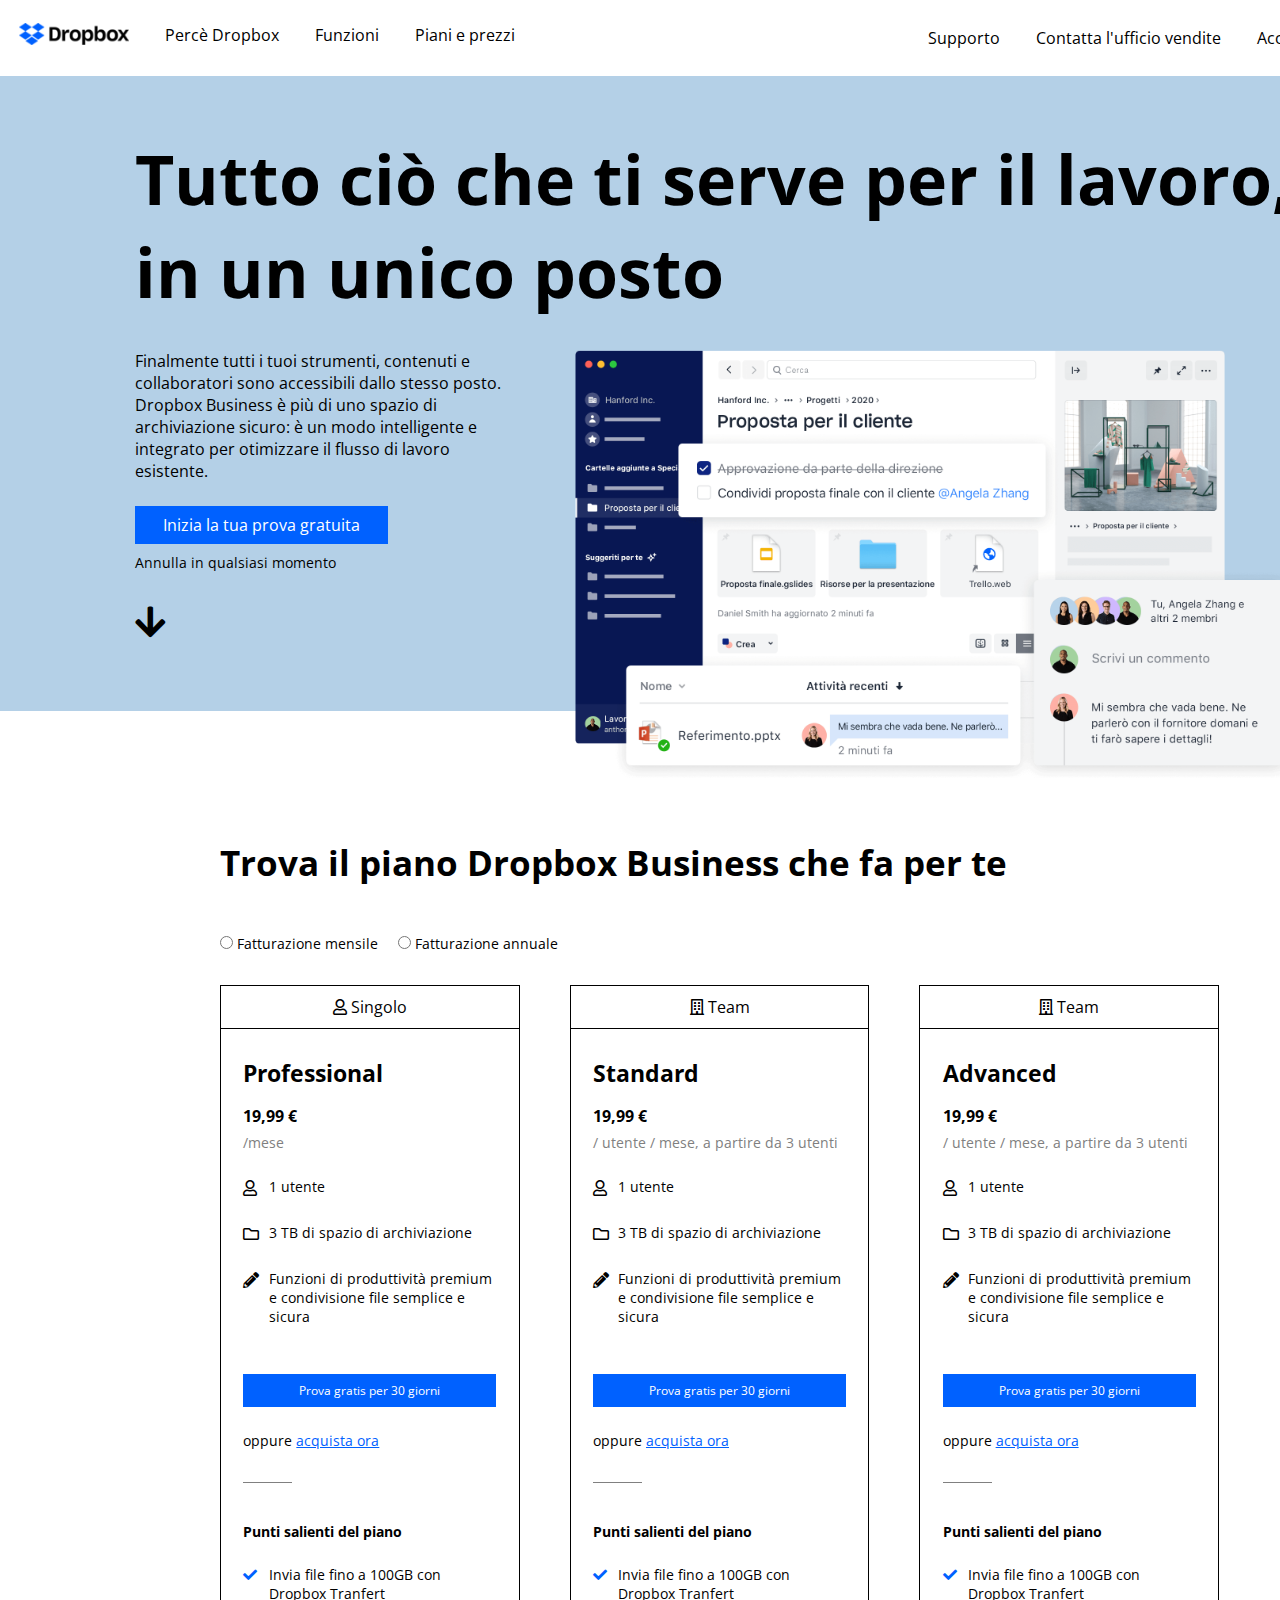
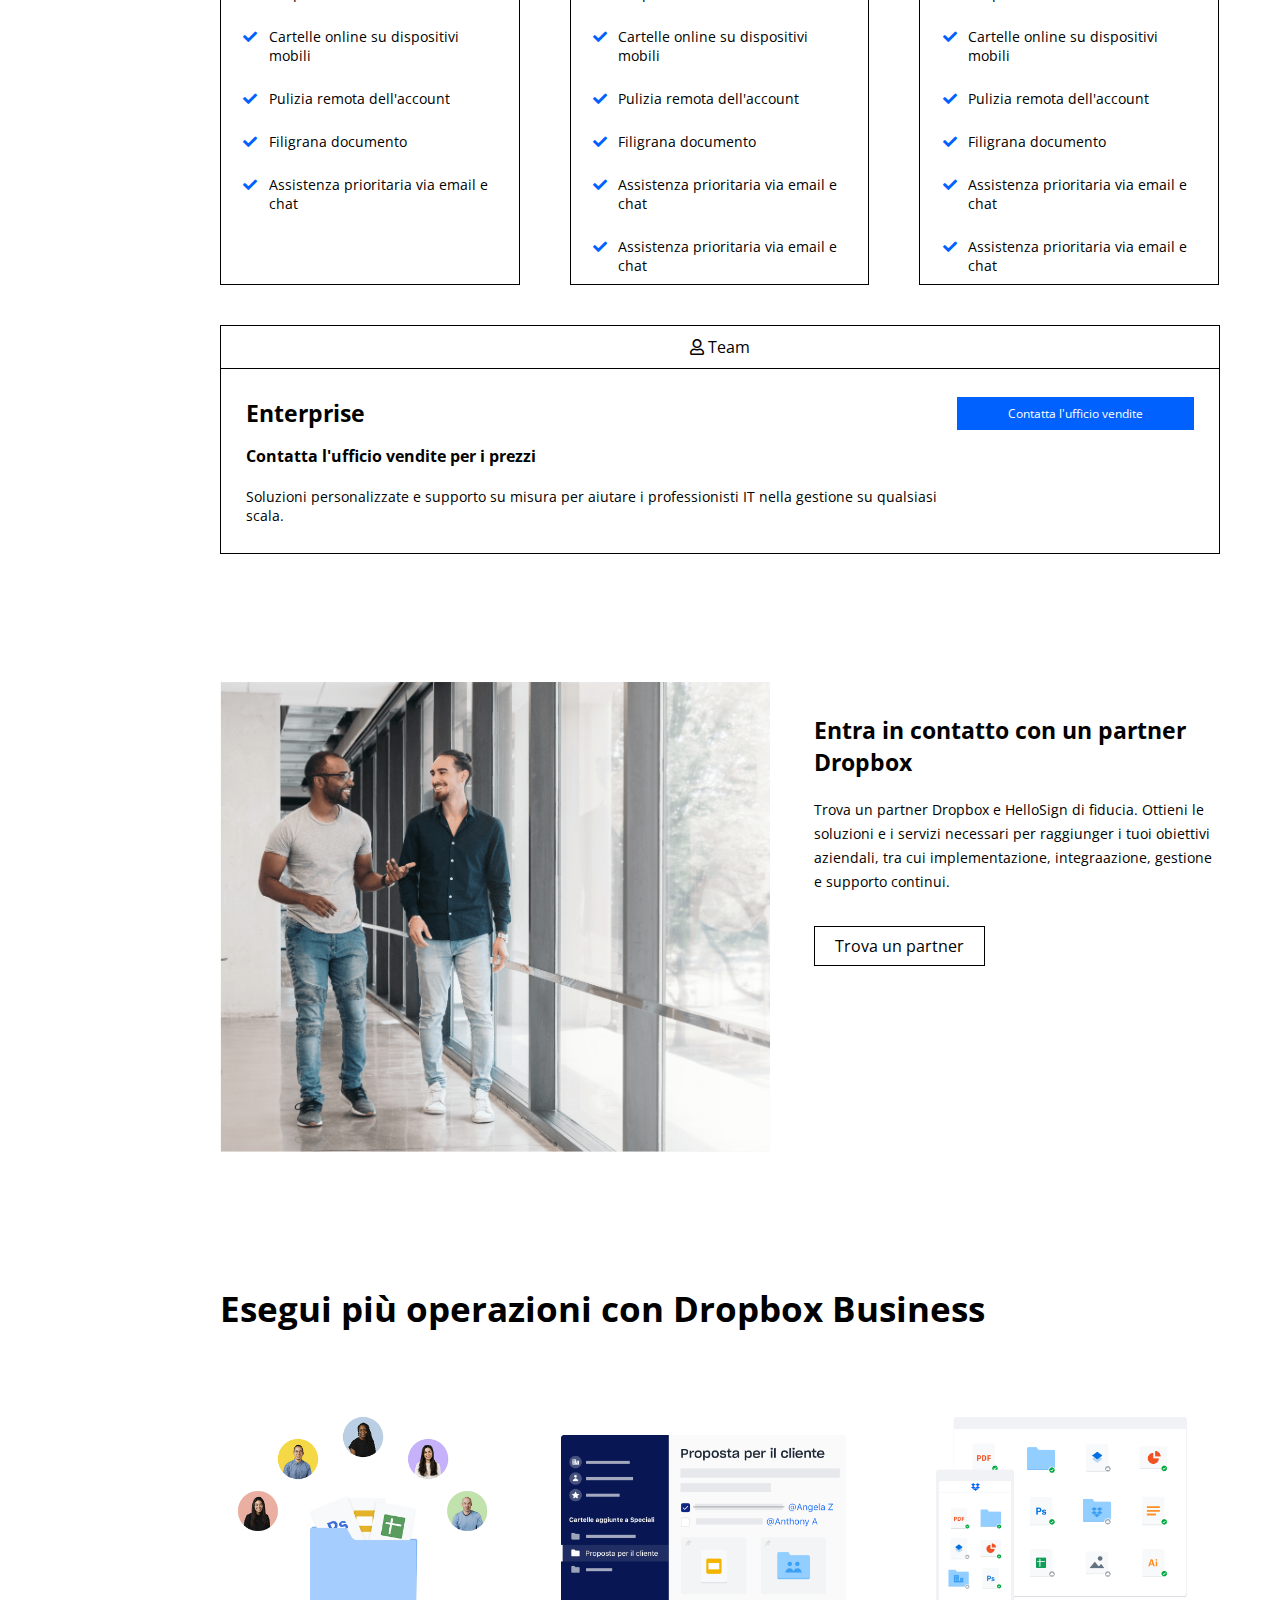
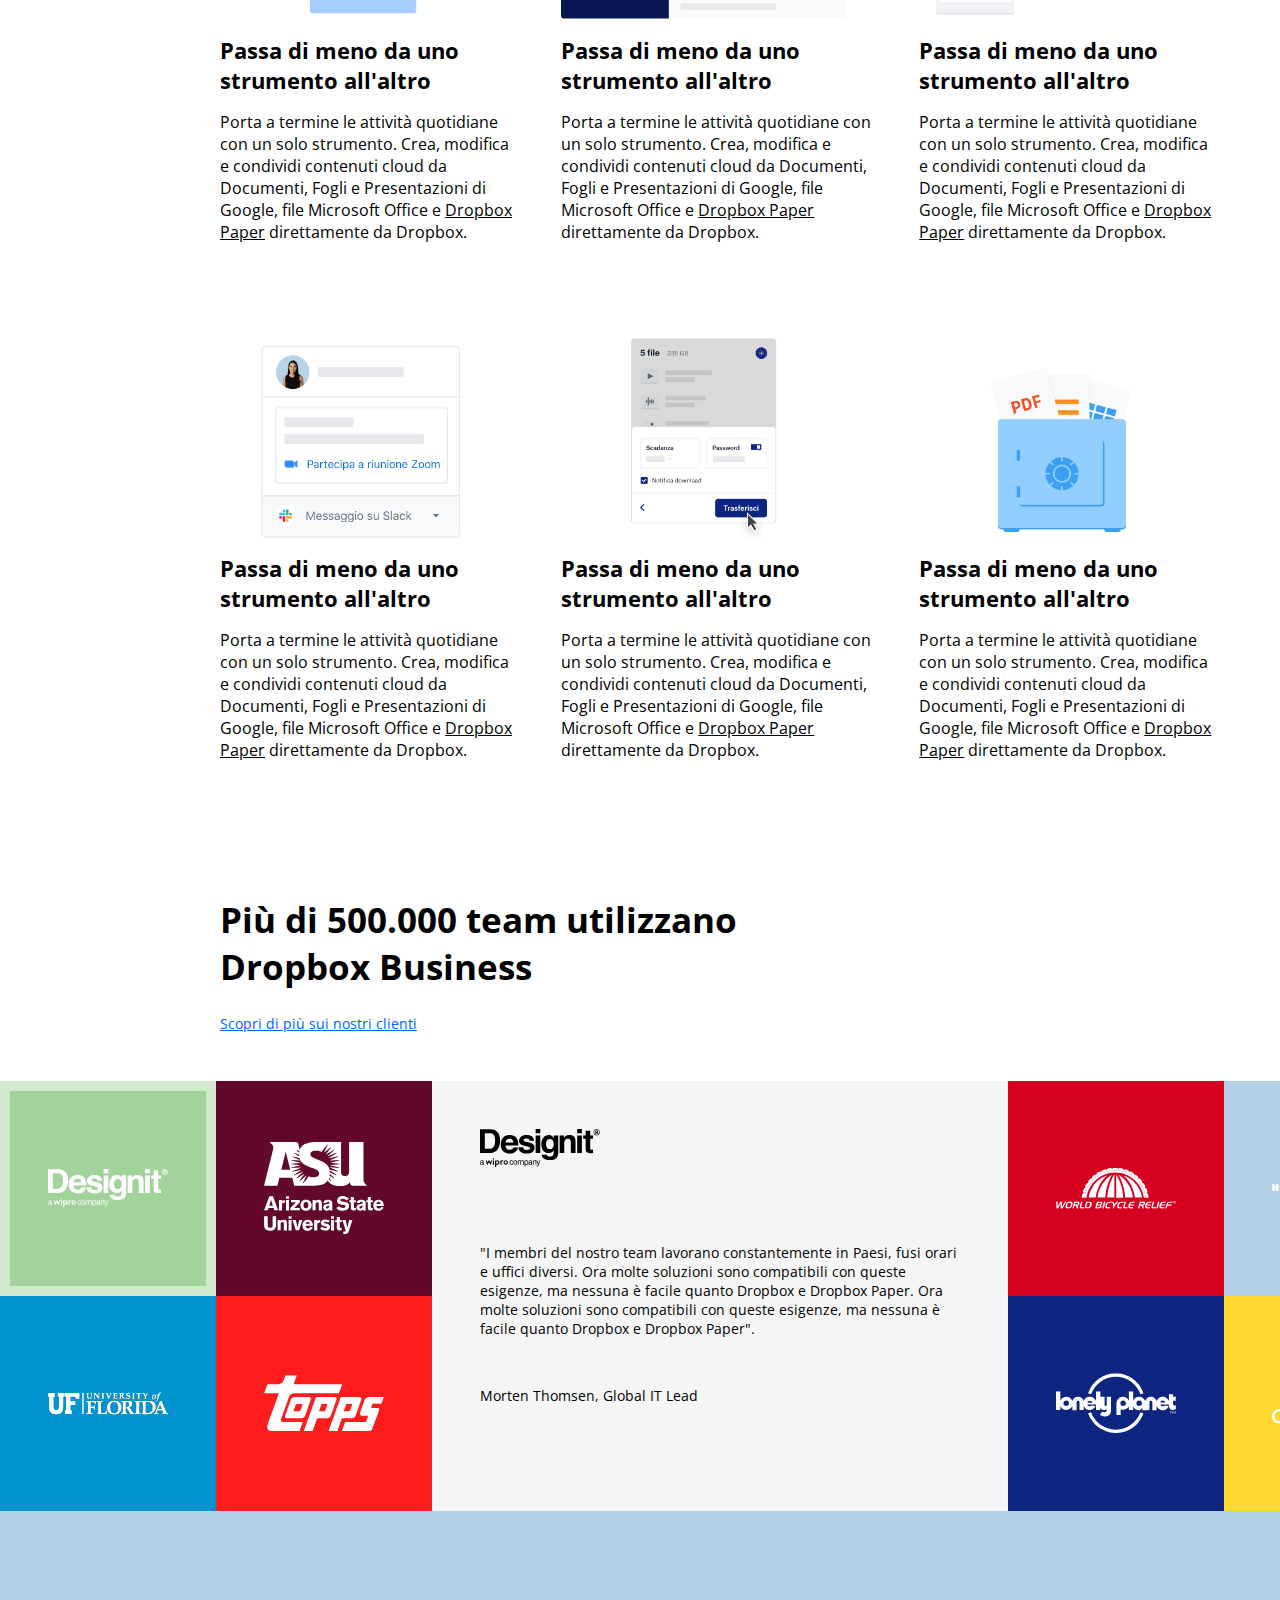
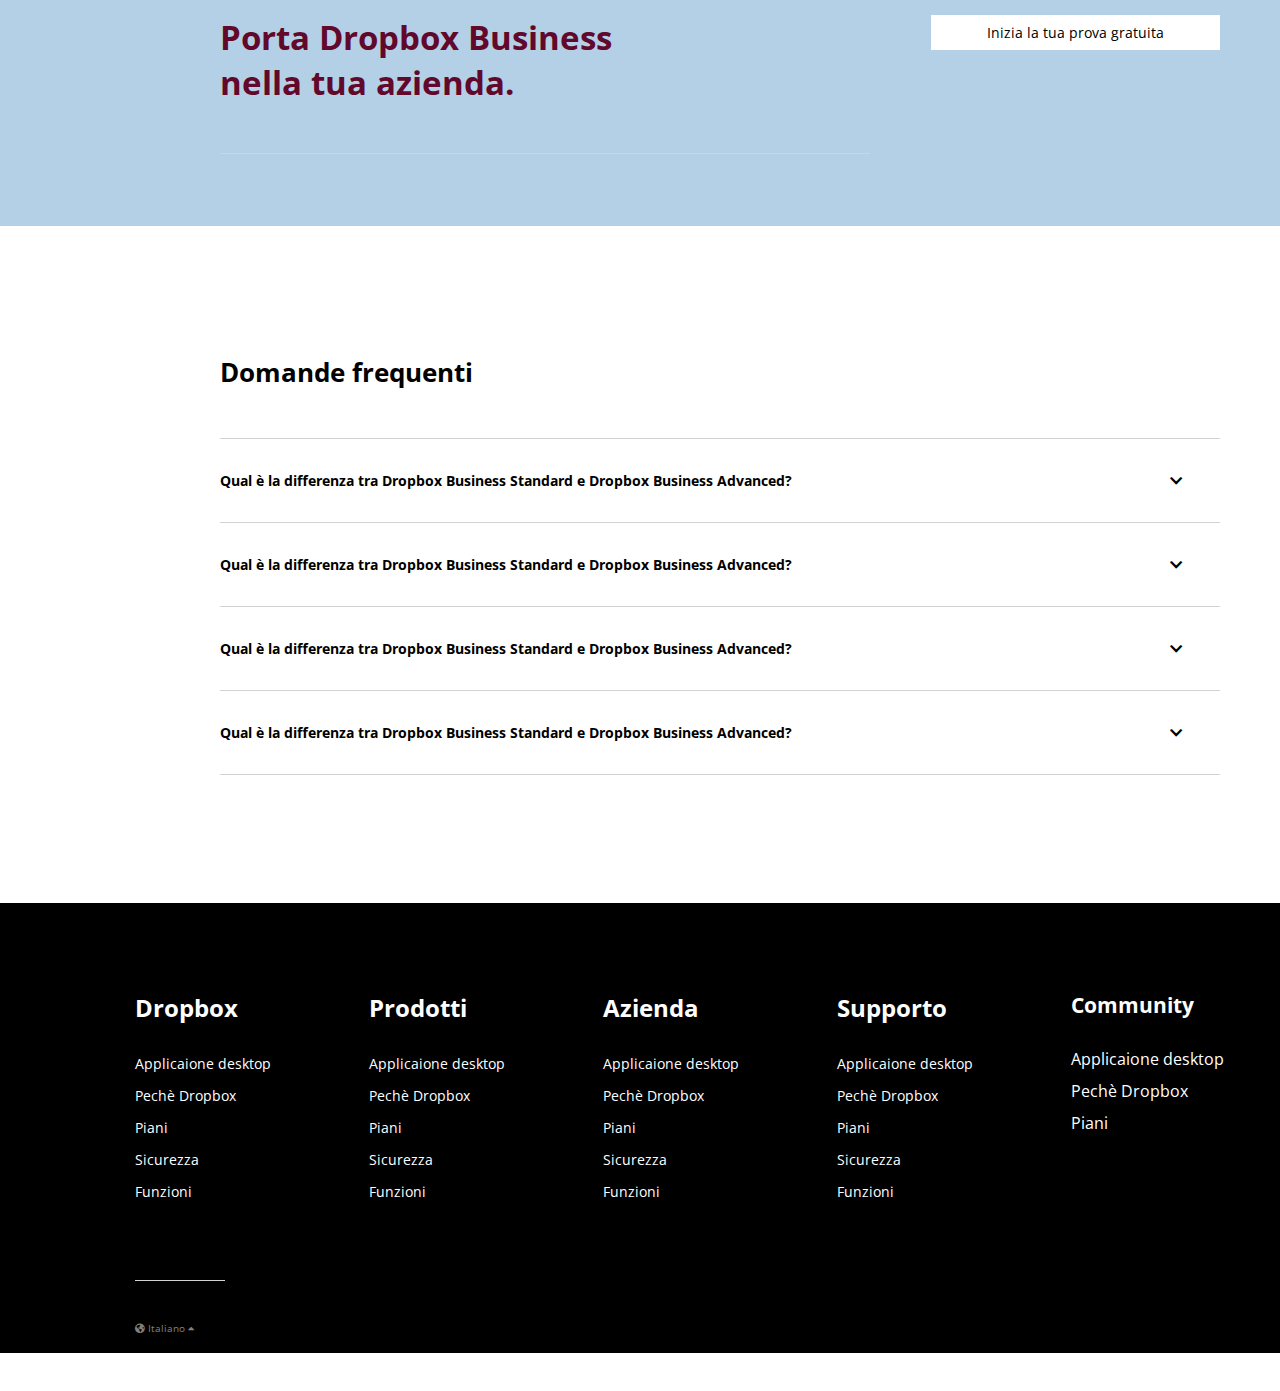
<file: index.html>
<!DOCTYPE html>
<html lang="en">

<head>
    <meta charset="UTF-8">
    <meta http-equiv="X-UA-Compatible" content="IE=edge">
    <meta name="viewport" content="width=device-width, initial-scale=1.0">
    <title>Dropbox</title>

    <link href="https://fonts.googleapis.com/css2?family=Open+Sans:wght@300;400;700&display=swap" rel="stylesheet">

    <link rel="stylesheet" href="https://cdnjs.cloudflare.com/ajax/libs/font-awesome/5.15.4/css/all.min.css"
        integrity="sha512-1ycn6IcaQQ40/MKBW2W4Rhis/DbILU74C1vSrLJxCq57o941Ym01SwNsOMqvEBFlcgUa6xLiPY/NS5R+E6ztJQ=="
        crossorigin="anonymous" referrerpolicy="no-referrer" />

    <link rel="stylesheet" href="style.css">

</head>

<body class="">

    <header class="site_header">

        <nav class="navbar">

            <div class="row">
                <div class="col_50">
                    <img src="./img/logo-small.png" alt="Logo-Dropbox">
                    <ul>
                        <li>
                            <div class="dropdown">
                                <a class="drop_btn">Percè Dropbox</a>
                                <div class="dropdown-content">
                                    <h4>Panoramica</h4>
                                    <a href="#">Storie di clienti</a>
                                    <a href="#">Come integriamo</a>
                                    <a href="#">Area di lavoro intelligente</a>
                                    <a href="#">Fai di più che archiviare</a>
                                </div>
                            </div>
                        </li>

                        <li>
                            <div class="dropdown">
                                <a class="drop_btn">Funzioni</a>
                                <div class="dropdown-content">
                                    <a href="#">Condividi file</a>
                                    <a href="#">Archivia e organizza</a>
                                    <a href="#">Sincronizza i dispositivi</a>
                                    <a href="#">Semplifica le firme elettroniche</a>
                                    <a href="#">Proteggi e mantieni al sicuro</a>
                                    <a href="#">Rimani produttivo</a>
                                </div>
                            </div>
                        </li>

                        <li><a href="piani_prezzi.html">Piani e prezzi</a></li>

                    </ul>
                </div>

                <div class="col_50 txt_dx">
                    <ul>
                        <li>
                            <div class="dropdown txt_sx">
                                <a class="drop_btn">Supporto</a>
                                <div class="dropdown-content">
                                    <a href="#">Centro assistenza</a>
                                    <a href="#">Forum della community</a>
                                </div>
                            </div>
                        </li>

                        <li>
                            <div class="dropdown txt_sx">
                                <a class="drop_btn">Contatta l'ufficio vendite</a>
                                <div class="dropdown-content">
                                    <a href="#">Invia e-mail</a>
                                    <a href="#">Chat</a>
                                    <a href="#">+39 0123456789</a>
                                </div>
                            </div>
                        </li>

                        <li><a href="#">Accedi</a></li>
                    </ul>
                    <div class="btn btn_primary">
                        <a class="txt_white" href="#">Inizia</a>
                    </div>
                </div>

            </div>

        </nav>
        <!-- /.navbar -->

    </header>
    <!-- /.site_header -->

    <main class="site_main">

        <div class="hero">

            <div class="container_big ">

                <h1 class="title_hero">
                    Tutto ciò che ti serve per il lavoro, in un unico posto
                </h1>

                <div class="row">
                    <div class="col_35">

                        <div class="text_hero">
                            <p>
                                Finalmente tutti i tuoi strumenti, contenuti e collaboratori sono accessibili dallo
                                stesso
                                posto. Dropbox Business è più di uno spazio di archiviazione sicuro: è un modo
                                intelligente e
                                integrato per otimizzare il flusso di lavoro esistente.
                            </p>

                            <div class="btn btn_primary">
                                <a class="txt_white" href="#">Inizia la tua prova gratuita</a>
                            </div>

                            <span>Annulla in qualsiasi momento</span>

                            <a class="arrow_down fas fa-arrow-down" href="#plan"></a>

                        </div>

                    </div>
                    <div class="col_65">
                        <img src="./img/jumbo.png" alt="Dropbox interface">
                    </div>
                </div>

            </div>
            <!-- /.container_big -->

        </div>
        <!-- /.hero -->

        <section id="plan" class="plan">

            <div class="container_small">

                <div class="subtitle_section">
                    <h2 class="txt_35px">Trova il piano Dropbox Business che fa per te</h2>
                </div>

                <div class="radio_button font_14px">

                    <input type="radio" id="month" name="month"> Fatturazione mensile

                    <input type="radio" id="year" name="year"> Fatturazione annuale

                </div>

                <div class="row">

                    <div class="col_33">
                        <div class="card m_r">

                            <div class="title_card">
                                <i class="far fa-user"></i> <!-- icona -->
                                <span> Singolo </span>
                            </div>
                            <!-- /.title_card -->

                            <div class="details_card">

                                <div class="head_card">

                                    <h3>Professional</h3>
                                    <h4>19,99 €</h4>
                                    <span class="font_14px">/mese</span>

                                    <div class="bullet_point">

                                        <div class="row">

                                            <div class="icon_bullet fl_l">
                                                <i class="far fa-user"></i>
                                            </div>
                                            <!-- <--- /.icon_bullet -->

                                            <div class="text_bullet font_14px fl_l">
                                                <span> 1 utente</span>
                                            </div>
                                            <!-- <--- /.text_bullet -->

                                        </div>
                                        <div class="row">

                                            <div class="icon_bullet fl_l">
                                                <i class="far fa-folder"></i>
                                            </div>
                                            <!-- <--- /.icon_bullet -->

                                            <div class="text_bullet font_14px fl_l">
                                                <span> 3 TB di spazio di archiviazione</span>
                                            </div>
                                            <!-- <--- /.text_bullet -->

                                        </div>
                                        <div class="row">

                                            <div class="icon_bullet fl_l">
                                                <i class="fas fa-pencil-alt"></i>
                                            </div>
                                            <!-- <--- /.icon_bullet -->

                                            <div class="text_bullet font_14px fl_l">
                                                <span>
                                                    Funzioni di produttività premium
                                                    e condivisione file semplice e sicura
                                                </span>
                                            </div>
                                            <!-- <--- /.text_bullet -->

                                        </div>

                                    </div>

                                    <div class="btn btn_primary">
                                        <a class="txt_white" href="#">Prova gratis per 30 giorni</a>
                                    </div>

                                    <div class="shop_now font_14px">
                                        <span>oppure</span>
                                        <a class="link" href="#">acquista ora</a>
                                    </div>
                                </div>
                                <!-- /.head_card -->

                                <div class="body_card">
                                    <h5 class="font_14px">Punti salienti del piano</h5>

                                    <div class="bullet_point font_14px">

                                        <div class="row">

                                            <div class="icon_bullet fl_l">
                                                <i class="fas fa-check"></i>
                                            </div>
                                            <!-- <--- /.icon_bullet -->

                                            <div class="text_bullet font_14px fl_l">
                                                <span>
                                                    Invia file fino a 100GB
                                                    con Dropbox Tranfert
                                                </span>
                                            </div>
                                            <!-- <--- /.text_bullet -->

                                        </div>

                                        <div class="row">

                                            <div class="icon_bullet fl_l">
                                                <i class="fas fa-check"></i>
                                            </div>
                                            <!-- <--- /.icon_bullet -->

                                            <div class="text_bullet font_14px fl_l">
                                                <span>
                                                    Cartelle online su
                                                    dispositivi mobili
                                                </span>
                                            </div>
                                            <!-- <--- /.text_bullet -->

                                        </div>

                                        <div class="row">

                                            <div class="icon_bullet fl_l">
                                                <i class="fas fa-check"></i>
                                            </div>
                                            <!-- <--- /.icon_bullet -->

                                            <div class="text_bullet font_14px fl_l">
                                                <span>
                                                    Pulizia remota
                                                    dell'account
                                                </span>
                                            </div>
                                            <!-- <--- /.text_bullet -->

                                        </div>

                                        <div class="row">

                                            <div class="icon_bullet fl_l">
                                                <i class="fas fa-check"></i>
                                            </div>
                                            <!-- <--- /.icon_bullet -->

                                            <div class="text_bullet font_14px fl_l">
                                                <span>
                                                    Filigrana documento
                                                </span>
                                            </div>
                                            <!-- <--- /.text_bullet -->

                                        </div>

                                        <div class="row">

                                            <div class="icon_bullet fl_l">
                                                <i class="fas fa-check"></i>
                                            </div>
                                            <!-- <--- /.icon_bullet -->

                                            <div class="text_bullet font_14px fl_l">
                                                <span>
                                                    Assistenza prioritaria
                                                    via email e chat
                                                </span>
                                            </div>
                                            <!-- <--- /.text_bullet -->

                                        </div>

                                    </div>

                                </div>
                                <!-- /.highlights -->

                            </div>
                            <!-- /.details_card -->
                        </div>
                    </div>

                    <div class="col_33">
                        <div class="card m_c">

                            <div class="title_card">
                                <i class="far fa-building"></i> <!-- icona -->
                                <span> Team </span>
                            </div>
                            <!-- /.title_card -->

                            <div class="details_card">

                                <div class="head_card">

                                    <h3>Standard</h3>
                                    <h4>19,99 €</h4>
                                    <span class="font_14px">/ utente / mese, a partire da 3 utenti</span>

                                    <div class="bullet_point">

                                        <div class="row">

                                            <div class="icon_bullet fl_l">
                                                <i class="far fa-user"></i>
                                            </div>
                                            <!-- <--- /.icon_bullet -->

                                            <div class="text_bullet font_14px fl_l">
                                                <span> 1 utente</span>
                                            </div>
                                            <!-- <--- /.text_bullet -->

                                        </div>
                                        <div class="row">

                                            <div class="icon_bullet fl_l">
                                                <i class="far fa-folder"></i>
                                            </div>
                                            <!-- <--- /.icon_bullet -->

                                            <div class="text_bullet font_14px fl_l">
                                                <span> 3 TB di spazio di archiviazione</span>
                                            </div>
                                            <!-- <--- /.text_bullet -->

                                        </div>
                                        <div class="row">

                                            <div class="icon_bullet fl_l">
                                                <i class="fas fa-pencil-alt"></i>
                                            </div>
                                            <!-- <--- /.icon_bullet -->

                                            <div class="text_bullet font_14px fl_l">
                                                <span>
                                                    Funzioni di produttività premium
                                                    e condivisione file semplice e sicura
                                                </span>
                                            </div>
                                            <!-- <--- /.text_bullet -->

                                        </div>

                                    </div>

                                    <div class="btn btn_primary">
                                        <a class="txt_white" href="#">Prova gratis per 30 giorni</a>
                                    </div>

                                    <div class="shop_now font_14px">
                                        <span>oppure</span>
                                        <a class="link" href="#">acquista ora</a>
                                    </div>
                                </div>
                                <!-- /.head_card -->

                                <div class="body_card">
                                    <h5 class="font_14px">Punti salienti del piano</h5>

                                    <div class="bullet_point font_14px">

                                        <div class="row">

                                            <div class="icon_bullet fl_l">
                                                <i class="fas fa-check"></i>
                                            </div>
                                            <!-- <--- /.icon_bullet -->

                                            <div class="text_bullet font_14px fl_l">
                                                <span>
                                                    Invia file fino a 100GB
                                                    con Dropbox Tranfert
                                                </span>
                                            </div>
                                            <!-- <--- /.text_bullet -->

                                        </div>

                                        <div class="row">

                                            <div class="icon_bullet fl_l">
                                                <i class="fas fa-check"></i>
                                            </div>
                                            <!-- <--- /.icon_bullet -->

                                            <div class="text_bullet font_14px fl_l">
                                                <span>
                                                    Cartelle online su
                                                    dispositivi mobili
                                                </span>
                                            </div>
                                            <!-- <--- /.text_bullet -->

                                        </div>

                                        <div class="row">

                                            <div class="icon_bullet fl_l">
                                                <i class="fas fa-check"></i>
                                            </div>
                                            <!-- <--- /.icon_bullet -->

                                            <div class="text_bullet font_14px fl_l">
                                                <span>
                                                    Pulizia remota
                                                    dell'account
                                                </span>
                                            </div>
                                            <!-- <--- /.text_bullet -->

                                        </div>

                                        <div class="row">

                                            <div class="icon_bullet fl_l">
                                                <i class="fas fa-check"></i>
                                            </div>
                                            <!-- <--- /.icon_bullet -->

                                            <div class="text_bullet font_14px fl_l">
                                                <span>
                                                    Filigrana documento
                                                </span>
                                            </div>
                                            <!-- <--- /.text_bullet -->

                                        </div>

                                        <div class="row">

                                            <div class="icon_bullet fl_l">
                                                <i class="fas fa-check"></i>
                                            </div>
                                            <!-- <--- /.icon_bullet -->

                                            <div class="text_bullet font_14px fl_l">
                                                <span>
                                                    Assistenza prioritaria
                                                    via email e chat
                                                </span>
                                            </div>
                                            <!-- <--- /.text_bullet -->

                                        </div>

                                        <div class="row">

                                            <div class="icon_bullet fl_l">
                                                <i class="fas fa-check"></i>
                                            </div>
                                            <!-- <--- /.icon_bullet -->

                                            <div class="text_bullet font_14px fl_l">
                                                <span>
                                                    Assistenza prioritaria
                                                    via email e chat
                                                </span>
                                            </div>
                                            <!-- <--- /.text_bullet -->

                                        </div>

                                    </div>

                                </div>
                                <!-- /.highlights -->

                            </div>
                            <!-- /.details_card -->
                        </div>
                    </div>

                    <div class="col_33">
                        <div class="card m_l">

                            <div class="title_card">
                                <i class="far fa-building"></i> <!-- icona -->
                                <span> Team </span>
                            </div>
                            <!-- /.title_card -->

                            <div class="details_card">

                                <div class="head_card">

                                    <h3>Advanced</h3>
                                    <h4>19,99 €</h4>
                                    <span class="font_14px">/ utente / mese, a partire da 3 utenti</span>

                                    <div class="bullet_point">

                                        <div class="row">

                                            <div class="icon_bullet fl_l">
                                                <i class="far fa-user"></i>
                                            </div>
                                            <!-- <--- /.icon_bullet -->

                                            <div class="text_bullet font_14px fl_l">
                                                <span> 1 utente</span>
                                            </div>
                                            <!-- <--- /.text_bullet -->

                                        </div>
                                        <div class="row">

                                            <div class="icon_bullet fl_l">
                                                <i class="far fa-folder"></i>
                                            </div>
                                            <!-- <--- /.icon_bullet -->

                                            <div class="text_bullet font_14px fl_l">
                                                <span> 3 TB di spazio di archiviazione</span>
                                            </div>
                                            <!-- <--- /.text_bullet -->

                                        </div>
                                        <div class="row">

                                            <div class="icon_bullet fl_l">
                                                <i class="fas fa-pencil-alt"></i>
                                            </div>
                                            <!-- <--- /.icon_bullet -->

                                            <div class="text_bullet font_14px fl_l">
                                                <span>
                                                    Funzioni di produttività premium
                                                    e condivisione file semplice e sicura
                                                </span>
                                            </div>
                                            <!-- <--- /.text_bullet -->

                                        </div>

                                    </div>

                                    <div class="btn btn_primary">
                                        <a class="txt_white" href="#">Prova gratis per 30 giorni</a>
                                    </div>

                                    <div class="shop_now font_14px">
                                        <span>oppure</span>
                                        <a class="link" href="#">acquista ora</a>
                                    </div>
                                </div>
                                <!-- /.head_card -->

                                <div class="body_card">
                                    <h5 class="font_14px">Punti salienti del piano</h5>

                                    <div class="bullet_point font_14px">

                                        <div class="row">

                                            <div class="icon_bullet fl_l">
                                                <i class="fas fa-check"></i>
                                            </div>
                                            <!-- <--- /.icon_bullet -->

                                            <div class="text_bullet font_14px fl_l">
                                                <span>
                                                    Invia file fino a 100GB
                                                    con Dropbox Tranfert
                                                </span>
                                            </div>
                                            <!-- <--- /.text_bullet -->

                                        </div>

                                        <div class="row">

                                            <div class="icon_bullet fl_l">
                                                <i class="fas fa-check"></i>
                                            </div>
                                            <!-- <--- /.icon_bullet -->

                                            <div class="text_bullet font_14px fl_l">
                                                <span>
                                                    Cartelle online su
                                                    dispositivi mobili
                                                </span>
                                            </div>
                                            <!-- <--- /.text_bullet -->

                                        </div>

                                        <div class="row">

                                            <div class="icon_bullet fl_l">
                                                <i class="fas fa-check"></i>
                                            </div>
                                            <!-- <--- /.icon_bullet -->

                                            <div class="text_bullet font_14px fl_l">
                                                <span>
                                                    Pulizia remota
                                                    dell'account
                                                </span>
                                            </div>
                                            <!-- <--- /.text_bullet -->

                                        </div>

                                        <div class="row">

                                            <div class="icon_bullet fl_l">
                                                <i class="fas fa-check"></i>
                                            </div>
                                            <!-- <--- /.icon_bullet -->

                                            <div class="text_bullet font_14px fl_l">
                                                <span>
                                                    Filigrana documento
                                                </span>
                                            </div>
                                            <!-- <--- /.text_bullet -->

                                        </div>

                                        <div class="row">

                                            <div class="icon_bullet fl_l">
                                                <i class="fas fa-check"></i>
                                            </div>
                                            <!-- <--- /.icon_bullet -->

                                            <div class="text_bullet font_14px fl_l">
                                                <span>
                                                    Assistenza prioritaria
                                                    via email e chat
                                                </span>
                                            </div>
                                            <!-- <--- /.text_bullet -->

                                        </div>

                                        <div class="row">

                                            <div class="icon_bullet fl_l">
                                                <i class="fas fa-check"></i>
                                            </div>
                                            <!-- <--- /.icon_bullet -->

                                            <div class="text_bullet font_14px fl_l">
                                                <span>
                                                    Assistenza prioritaria
                                                    via email e chat
                                                </span>
                                            </div>
                                            <!-- <--- /.text_bullet -->

                                        </div>

                                    </div>

                                </div>
                                <!-- /.highlights -->

                            </div>
                            <!-- /.details_card -->
                        </div>
                    </div>

                    <div class="col_100">
                        <div class="container_100">

                            <div class="title_card">
                                <i class="far fa-user"></i> <!-- icona -->
                                <span> Team </span>
                            </div>
                            <!-- /.title_card -->

                            <div class="details_plan_100 ">
                                <div class="row enterprise">
                                    <div class="col_75">
                                        <h3>Enterprise</h3>
                                        <h4>Contatta l'ufficio vendite per i prezzi</h4>
                                        <p class="font_14px m_t">
                                            Soluzioni personalizzate e supporto su misura per aiutare i
                                            professionisti IT nella gestione su qualsiasi scala.
                                        </p>
                                    </div>
                                    <div class="col_25 ">
                                        <div class="btn btn_primary">
                                            <a class="txt_white" href="#">Contatta l'ufficio vendite</a>
                                        </div>
                                    </div>
                                </div>
                                <!-- /.enterprise -->

                            </div>
                            <!-- /.details_plan_100 -->
                        </div>
                    </div>

                </div>

            </div>
            <!-- /.container_small -->

        </section>
        <!-- /.plan -->

        <section class="partner">

            <div class="container_small">

                <div class="row">
                    <div class="col_55">
                        <img src="./img/partner.png" alt="">
                    </div>
                    <div class="col_45">

                        <div class="details_plan_45">

                            <div class="row">

                                <h3>Entra in contatto con un partner Dropbox</h3>
                                <p class="font_14px m_t">
                                    Trova un partner Dropbox e HelloSign di fiducia. Ottieni le soluzioni e i servizi
                                    necessari per raggiunger i tuoi obiettivi aziendali, tra cui implementazione,
                                    integraazione, gestione e supporto continui.
                                </p>

                                <div class="btn btn_border">
                                    <a class="txt_blk" href="#">Trova un partner</a>
                                </div>

                            </div>
                            <!-- /.enterprise -->

                        </div>
                        <!-- /.details_plan_100 -->
                    </div>
                </div>

            </div>
            <!-- /.container_small -->

        </section>
        <!-- /.partner -->

        <section class="business">

            <div class="container_small">

                <div class="subtitle_section">
                    <h2 class="txt_35px">Esegui più operazioni con Dropbox Business</h2>
                </div>

                <div class="row">

                    <div class="col_33">
                        <div class="card m_t m_r">

                            <img src="./img/business-feature-switching-tools.png" alt="">

                            <div class="operations">
                                <h3>Passa di meno da uno strumento all'altro</h3>
                                <p>
                                    Porta a termine le attività quotidiane con un solo strumento. Crea,
                                    modifica e condividi contenuti cloud da Documenti, Fogli e Presentazioni di Google,
                                    file Microsoft Office e <u>Dropbox Paper</u> direttamente da Dropbox.
                                </p>
                            </div>
                            <!-- /.price -->

                        </div>
                    </div>

                    <div class="col_33">
                        <div class="card m_c m_t">

                            <img src="./img/business-feature-coordinate-it.png" alt="">

                            <div class="operations">
                                <h3>Passa di meno da uno strumento all'altro</h3>
                                <p>
                                    Porta a termine le attività quotidiane con un solo strumento. Crea,
                                    modifica e condividi contenuti cloud da Documenti, Fogli e Presentazioni di Google,
                                    file Microsoft Office e <u>Dropbox Paper</u> direttamente da Dropbox.
                                </p>
                            </div>
                            <!-- /.price -->

                        </div>
                    </div>

                    <div class="col_33">
                        <div class="card m_l m_t">

                            <img src="./img/business-feature-multi-device.png" alt="">

                            <div class="operations">
                                <h3>Passa di meno da uno strumento all'altro</h3>
                                <p>
                                    Porta a termine le attività quotidiane con un solo strumento. Crea,
                                    modifica e condividi contenuti cloud da Documenti, Fogli e Presentazioni di Google,
                                    file Microsoft Office e <u>Dropbox Paper</u> direttamente da Dropbox.
                                </p>
                            </div>
                            <!-- /.price -->

                        </div>
                    </div>

                    <div class="col_33">
                        <div class="card m_t m_r">

                            <img src="./img/business-feature-integrations-it.png" alt="">

                            <div class="operations">
                                <h3>Passa di meno da uno strumento all'altro</h3>
                                <p>
                                    Porta a termine le attività quotidiane con un solo strumento. Crea,
                                    modifica e condividi contenuti cloud da Documenti, Fogli e Presentazioni di Google,
                                    file Microsoft Office e <u>Dropbox Paper</u> direttamente da Dropbox.
                                </p>
                            </div>
                            <!-- /.price -->

                        </div>
                    </div>

                    <div class="col_33">
                        <div class="card m_c m_t">

                            <img src="./img/business-feature-send-files-it.png" alt="">

                            <div class="operations">
                                <h3>Passa di meno da uno strumento all'altro</h3>
                                <p>
                                    Porta a termine le attività quotidiane con un solo strumento. Crea,
                                    modifica e condividi contenuti cloud da Documenti, Fogli e Presentazioni di Google,
                                    file Microsoft Office e <u>Dropbox Paper</u> direttamente da Dropbox.
                                </p>
                            </div>
                            <!-- /.price -->

                        </div>
                    </div>

                    <div class="col_33">
                        <div class="card m_l m_t">

                            <img src="./img/business-feature-security.png" alt="">

                            <div class="operations">
                                <h3>Passa di meno da uno strumento all'altro</h3>
                                <p>
                                    Porta a termine le attività quotidiane con un solo strumento. Crea,
                                    modifica e condividi contenuti cloud da Documenti, Fogli e Presentazioni di Google,
                                    file Microsoft Office e <u>Dropbox Paper</u> direttamente da Dropbox.
                                </p>
                            </div>
                            <!-- /.price -->

                        </div>
                    </div>

                </div>

            </div>
            <!-- /.container_small -->

        </section>
        <!-- /.business -->

        <section class="team">

            <div class="card">

                <div class="subtitle_section container_small">
                    <h2 class="txt_35px">Più di 500.000 team utilizzano <br>
                        Dropbox Business
                    </h2>
                    <span class="font_14px">
                        <a href="#">Scopri di più sui nostri clienti</a>
                    </span>
                </div>

                <div class="row">

                    <div class="col_30">
                        <div class="row">
                            <div class="col_50 designit">
                                <img src="./img/designit.svg" alt="logo designit">
                            </div>
                            <div class="col_50 asu">
                                <img src="./img/arizona_state_university.svg" alt="logo arizona">
                            </div>
                            <div class="col_50 florida">
                                <img src="./img/university_of_florida.svg" alt="logo university_of_florida">
                            </div>
                            <div class="col_50 topps">
                                <img src="./img/topps.svg" alt="logo topps">
                            </div>
                        </div>
                    </div>
                    <div class="col_40">
                        <div class="big_designit font_14px">
                            <img class="" src="./img/designit.svg" alt="">

                            <p>
                                "I membri del nostro team lavorano constantemente in Paesi, fusi orari e uffici diversi.
                                Ora molte soluzioni sono compatibili con queste esigenze, ma nessuna è facile quanto
                                Dropbox e Dropbox Paper. Ora molte soluzioni sono compatibili con queste esigenze, ma
                                nessuna è facile quanto Dropbox e Dropbox Paper".
                            </p>

                            <span>Morten Thomsen, Global IT Lead</span>

                        </div>
                    </div>
                    <div class="col_30">
                        <div class="row">
                            <div class="col_50 world">
                                <img src="./img/world_bicycle_relief.svg" alt="logo designit">
                            </div>
                            <div class="col_50 hearst">
                                <img src="./img/hearst_corp.svg" alt="logo arizona">
                            </div>
                            <div class="col_50 lonely">
                                <img src="./img/lonely_planet.svg" alt="logo university_of_florida">
                            </div>
                            <div class="col_50 channel">
                                <img src="./img/clear_channel.svg" alt="logo topps">
                            </div>
                        </div>
                    </div>
                    <div class="col_100 ">
                        <div class="row free_trial container_small">
                            <div class="col_65 subtitle_questions">
                                <h2>Porta Dropbox Business <br>
                                    nella tua azienda.</h2>
                            </div>
                            <div class="col_35">
                                <div class="btn font_14px">
                                    <a href="#">Inizia la tua prova gratuita</a>
                                </div>
                            </div>
                        </div>
                        <!-- /.enterprise -->
                    </div>

                </div>

            </div>
            <!-- /.container -->

        </section>
        <!-- /.team -->

        <section class="questions">

            <div class="container_small">

                <div class="subtitle_questions">
                    <h3>Domande frequenti</h3>
                </div>

                <div class="bullet_point font_14px">

                    <div class="row">

                        <div class="accordian">

                            <div class="text_bullet fl_l">
                                <strong>
                                    Qual è la differenza tra Dropbox Business Standard
                                    e Dropbox Business Advanced?
                                </strong>
                                <p>
                                    Il piano Standard fornisce ai team 5 TB (5000 GB) di spazio di archiviazione e
                                    strumenti di condivisione e collaborazione intuitivi. Per i team che hanno bisogno
                                    di più spazio di archiviazione e sicurezza, il piano Advanced offre tutto lo spazio
                                    necessario, oltre a sofisticate funzioni di amministrazione, controllo, integrazione
                                    e sicurezza. Per ulteriori informazioni, confronta i piani Dropbox.
                                </p>
                            </div>
                            <!-- <--- /.text_bullet -->

                            <div class="icon_bullet fl_l">
                                <i class="fas fa-chevron-down"></i> <!-- icon -->
                            </div>
                            <!-- <--- /.icon_bullet -->

                        </div>

                    </div>

                    <div class="row">

                        <div class="accordian">

                            <div class="text_bullet fl_l">
                                <strong>
                                    Qual è la differenza tra Dropbox Business Standard
                                    e Dropbox Business Advanced?
                                </strong>
                                <p>
                                    Il piano Standard fornisce ai team 5 TB (5000 GB) di spazio di archiviazione e
                                    strumenti di condivisione e collaborazione intuitivi. Per i team che hanno bisogno
                                    di più spazio di archiviazione e sicurezza, il piano Advanced offre tutto lo spazio
                                    necessario, oltre a sofisticate funzioni di amministrazione, controllo, integrazione
                                    e sicurezza. Per ulteriori informazioni, confronta i piani Dropbox.
                                </p>
                            </div>
                            <!-- <--- /.text_bullet -->

                            <div class="icon_bullet fl_l">
                                <i class="fas fa-chevron-down"></i> <!-- icon -->
                            </div>
                            <!-- <--- /.icon_bullet -->

                        </div>

                    </div>

                    <div class="row">

                        <div class="accordian">

                            <div class="text_bullet fl_l">
                                <strong>
                                    Qual è la differenza tra Dropbox Business Standard
                                    e Dropbox Business Advanced?
                                </strong>
                                <p>
                                    Il piano Standard fornisce ai team 5 TB (5000 GB) di spazio di archiviazione e
                                    strumenti di condivisione e collaborazione intuitivi. Per i team che hanno bisogno
                                    di più spazio di archiviazione e sicurezza, il piano Advanced offre tutto lo spazio
                                    necessario, oltre a sofisticate funzioni di amministrazione, controllo, integrazione
                                    e sicurezza. Per ulteriori informazioni, confronta i piani Dropbox.
                                </p>
                            </div>
                            <!-- <--- /.text_bullet -->

                            <div class="icon_bullet fl_l">
                                <i class="fas fa-chevron-down"></i> <!-- icon -->
                            </div>
                            <!-- <--- /.icon_bullet -->

                        </div>

                    </div>

                    <div class="row">

                        <div class="accordian">

                            <div class="text_bullet fl_l">
                                <strong>
                                    Qual è la differenza tra Dropbox Business Standard
                                    e Dropbox Business Advanced?
                                </strong>
                                <p>
                                    Il piano Standard fornisce ai team 5 TB (5000 GB) di spazio di archiviazione e
                                    strumenti di condivisione e collaborazione intuitivi. Per i team che hanno bisogno
                                    di più spazio di archiviazione e sicurezza, il piano Advanced offre tutto lo spazio
                                    necessario, oltre a sofisticate funzioni di amministrazione, controllo, integrazione
                                    e sicurezza. Per ulteriori informazioni, confronta i piani Dropbox.
                                </p>
                            </div>
                            <!-- <--- /.text_bullet -->

                            <div class="icon_bullet fl_l">
                                <i class="fas fa-chevron-down"></i> <!-- icon -->
                            </div>
                            <!-- <--- /.icon_bullet -->

                        </div>

                    </div>

                </div>

            </div>
            <!-- /.container_small -->

        </section>
        <!-- /.questions -->

    </main>
    <!-- /.site_main -->

    <footer class="site_footer">

        <div class="action_footer container_big">
            <div class="row">

                <div class="col_20">
                    <div class="subtitle_link">
                        <h2>Dropbox</h2>
                    </div>
                    <div class="useful_links font_14px">
                        <ul>
                            <li>Applicaione desktop</li>
                            <li>Pechè Dropbox</li>
                            <li>Piani</li>
                            <li>Sicurezza</li>
                            <li>Funzioni</li>
                        </ul>
                    </div>
                </div>

                <div class="col_20">
                    <div class="subtitle_link">
                        <h2>Prodotti</h2>
                    </div>
                    <div class="useful_links font_14px">
                        <ul>
                            <li>Applicaione desktop</li>
                            <li>Pechè Dropbox</li>
                            <li>Piani</li>
                            <li>Sicurezza</li>
                            <li>Funzioni</li>
                        </ul>
                    </div>
                </div>

                <div class="col_20">
                    <div class="subtitle_link">
                        <h2>Azienda</h2>
                    </div>
                    <div class="useful_links font_14px">
                        <ul>
                            <li>Applicaione desktop</li>
                            <li>Pechè Dropbox</li>
                            <li>Piani</li>
                            <li>Sicurezza</li>
                            <li>Funzioni</li>
                        </ul>
                    </div>
                </div>

                <div class="col_20">
                    <div class="subtitle_link">
                        <h2>Supporto</h2>
                    </div>
                    <div class="useful_links font_14px">
                        <ul>
                            <li>Applicaione desktop</li>
                            <li>Pechè Dropbox</li>
                            <li>Piani</li>
                            <li>Sicurezza</li>
                            <li>Funzioni</li>
                        </ul>
                    </div>
                </div>

                <div class="col_20">
                    <div class="subtitle_link font_14px">
                        <h2>Community</h2>
                    </div>
                    <div class="useful_links">
                        <ul>
                            <li>Applicaione desktop</li>
                            <li>Pechè Dropbox</li>
                            <li>Piani</li>
                        </ul>
                    </div>
                </div>

            </div>

            <div class="language">

                <i class="fas fa-globe-americas"></i> <!-- icona -->
                <span> Italiano </span>
                <i class="fas fa-caret-up"></i>

            </div>

        </div>
        <!-- /.action_footer -->

    </footer>
    <!-- /.site_footer -->

</body>

</html>
</file>
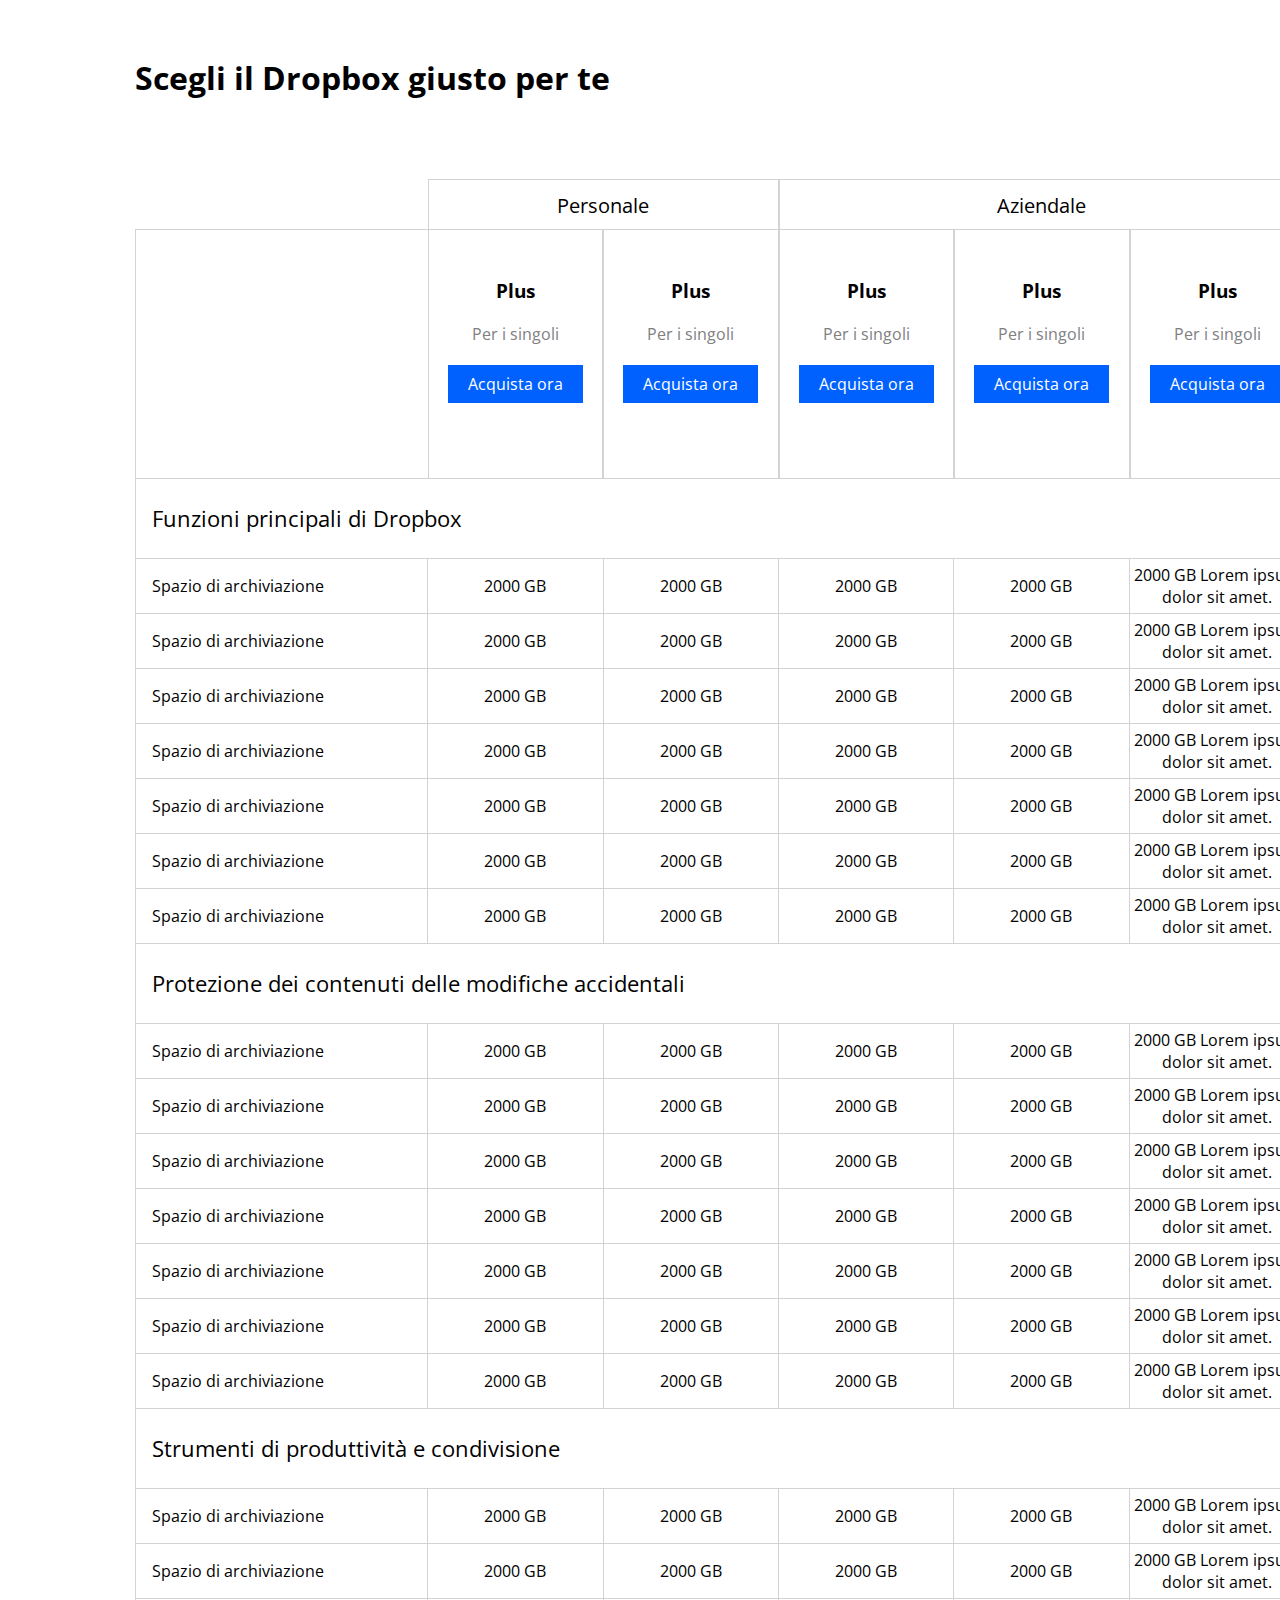
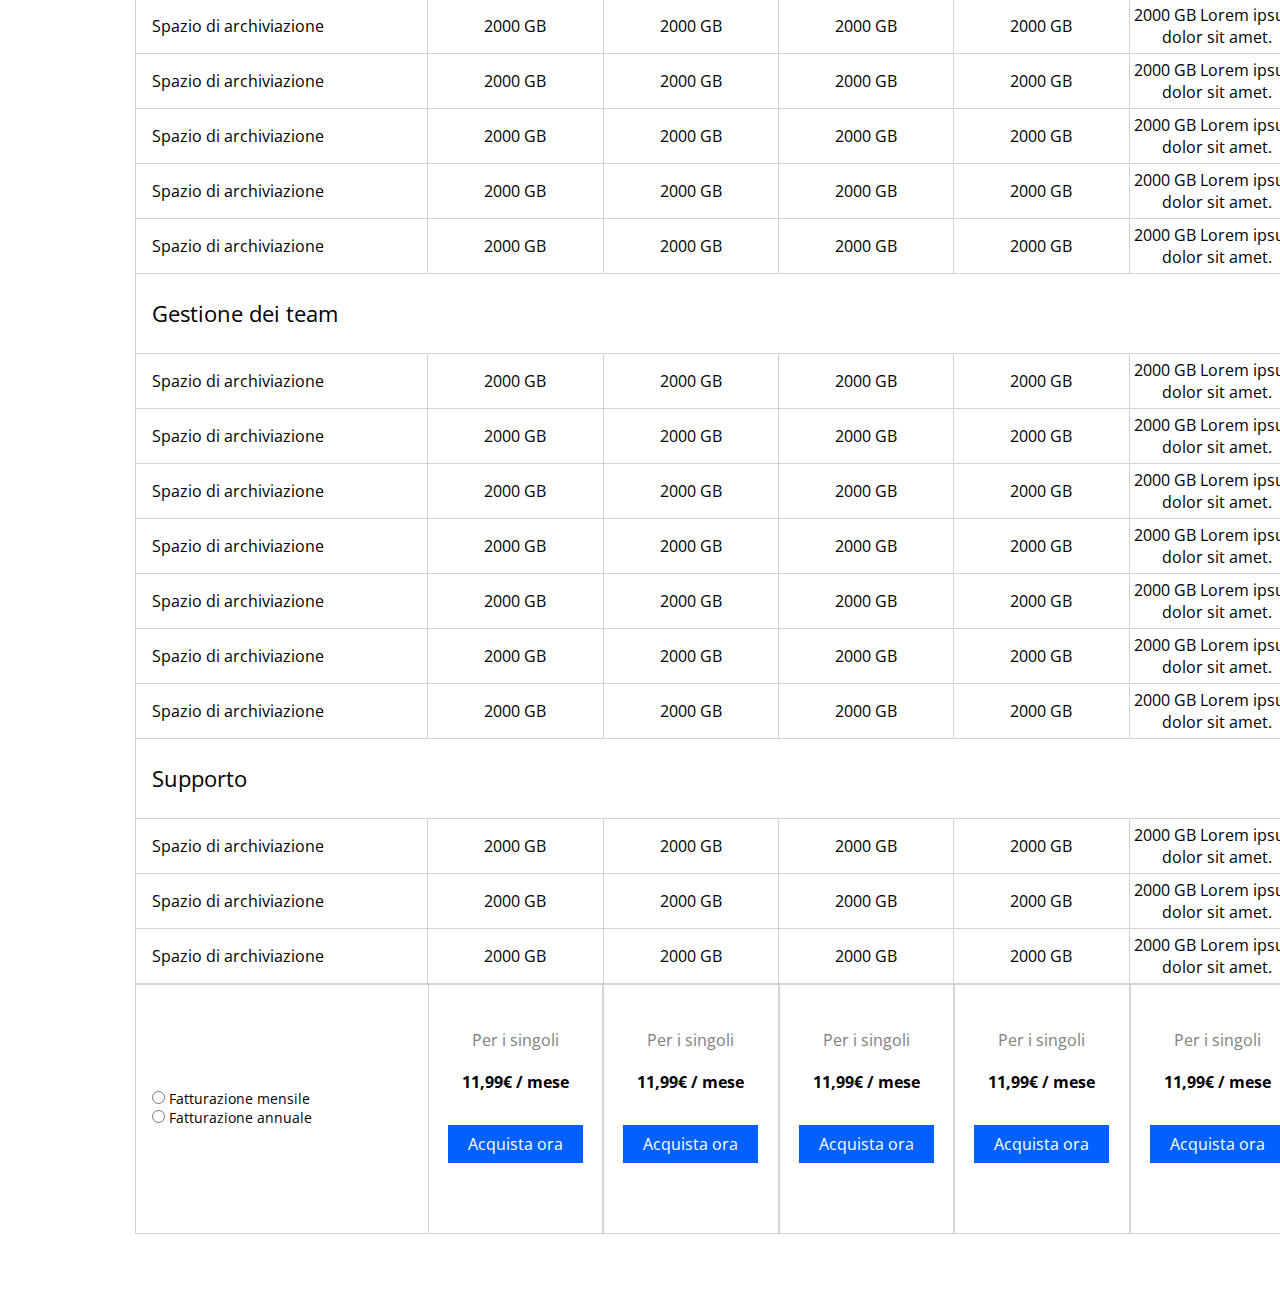
<file: piani_prezzi.html>
<!DOCTYPE html>
<html lang="en">
<head>
    <meta charset="UTF-8">
    <meta http-equiv="X-UA-Compatible" content="IE=edge">
    <meta name="viewport" content="width=device-width, initial-scale=1.0">
    <title>Piani e prezzi</title>

    <link href="https://fonts.googleapis.com/css2?family=Open+Sans:wght@300;400;700&display=swap" rel="stylesheet">

    <link rel="stylesheet" href="https://cdnjs.cloudflare.com/ajax/libs/font-awesome/5.15.4/css/all.min.css"
        integrity="sha512-1ycn6IcaQQ40/MKBW2W4Rhis/DbILU74C1vSrLJxCq57o941Ym01SwNsOMqvEBFlcgUa6xLiPY/NS5R+E6ztJQ=="
        crossorigin="anonymous" referrerpolicy="no-referrer" />

    <link rel="stylesheet" href="style_piani_prezzi.css">

    <link rel="stylesheet" href="style.css">

</head>
<body>

    <header class="header_price">

        <div class="price_plan container_big">

            <h1>Scegli il Dropbox giusto per te</h1>

            <div class="row price_and_plan">

                <div id="empty_line" class="col_25"></div>

                <div id="float_r" class="col_45 txt_c">
                    <span>Aziendale</span>
                </div>

                <div id="float_r" class="col_30 float_r txt_c">
                    <span>Personale</span>
                </div>

                <div id="empty" class="col_25"></div>

                <div class="col_15">

                    <h3>Plus</h3>
                    <span>Per i singoli</span>

                    <div class="btn btn_primary">
                        <a class="txt_white" href="#">Acquista ora</a>
                    </div>

                </div>

                <div class="col_15">

                    <h3>Plus</h3>
                    <span>Per i singoli</span>

                    <div class="btn btn_primary">
                        <a class="txt_white" href="#">Acquista ora</a>
                    </div>

                </div>

                <div class="col_15">

                    <h3>Plus</h3>
                    <span>Per i singoli</span>

                    <div class="btn btn_primary">
                        <a class="txt_white" href="#">Acquista ora</a>
                    </div>

                </div>

                <div class="col_15">

                    <h3>Plus</h3>
                    <span>Per i singoli</span>

                    <div class="btn btn_primary">
                        <a class="txt_white" href="#">Acquista ora</a>
                    </div>

                </div>

                <div class="col_15">

                    <h3>Plus</h3>
                    <span>Per i singoli</span>

                    <div class="btn btn_primary">
                        <a class="txt_white" href="#">Acquista ora</a>
                    </div>

                </div>
                
            </div>
            
            <div class="col_100 ">
                <div class="p_l">Funzioni principali di Dropbox</div>
            </div>              

            <div class="table">
                <table>
                    <tbody>
                        <tr>
                            <td>Spazio di archiviazione</td>
                            <td>2000 GB</td>
                            <td>2000 GB</td>
                            <td>2000 GB</td>
                            <td>2000 GB</td>
                            <td>2000 GB Lorem ipsum dolor sit amet.</td>
                        </tr>
                        <tr>
                            <td>Spazio di archiviazione</td>
                            <td>2000 GB</td>
                            <td>2000 GB</td>
                            <td>2000 GB</td>
                            <td>2000 GB</td>
                            <td>2000 GB Lorem ipsum dolor sit amet.</td>
                        </tr>
                        <tr>
                            <td>Spazio di archiviazione</td>
                            <td>2000 GB</td>
                            <td>2000 GB</td>
                            <td>2000 GB</td>
                            <td>2000 GB</td>
                            <td>2000 GB Lorem ipsum dolor sit amet.</td>
                        </tr>
                        <tr>
                            <td>Spazio di archiviazione</td>
                            <td>2000 GB</td>
                            <td>2000 GB</td>
                            <td>2000 GB</td>
                            <td>2000 GB</td>
                            <td>2000 GB Lorem ipsum dolor sit amet.</td>
                        </tr>
                        <tr>
                            <td>Spazio di archiviazione</td>
                            <td>2000 GB</td>
                            <td>2000 GB</td>
                            <td>2000 GB</td>
                            <td>2000 GB</td>
                            <td>2000 GB Lorem ipsum dolor sit amet.</td>
                        </tr>
                        <tr>
                            <td>Spazio di archiviazione</td>
                            <td>2000 GB</td>
                            <td>2000 GB</td>
                            <td>2000 GB</td>
                            <td>2000 GB</td>
                            <td>2000 GB Lorem ipsum dolor sit amet.</td>
                        </tr>
                        <tr>
                            <td>Spazio di archiviazione</td>
                            <td>2000 GB</td>
                            <td>2000 GB</td>
                            <td>2000 GB</td>
                            <td>2000 GB</td>
                            <td>2000 GB Lorem ipsum dolor sit amet.</td>
                        </tr>

                    </tbody>
                </table>
            </div>

            <div class="col_100 ">
                <div class="p_l">Protezione dei contenuti delle modifiche accidentali</div>
            </div> 

            <div class="table">
                <table>
                    <tbody>
                        <tr>
                            <td>Spazio di archiviazione</td>
                            <td>2000 GB</td>
                            <td>2000 GB</td>
                            <td>2000 GB</td>
                            <td>2000 GB</td>
                            <td>2000 GB Lorem ipsum dolor sit amet.</td>
                        </tr>
                        <tr>
                            <td>Spazio di archiviazione</td>
                            <td>2000 GB</td>
                            <td>2000 GB</td>
                            <td>2000 GB</td>
                            <td>2000 GB</td>
                            <td>2000 GB Lorem ipsum dolor sit amet.</td>
                        </tr>
                        <tr>
                            <td>Spazio di archiviazione</td>
                            <td>2000 GB</td>
                            <td>2000 GB</td>
                            <td>2000 GB</td>
                            <td>2000 GB</td>
                            <td>2000 GB Lorem ipsum dolor sit amet.</td>
                        </tr>
                        <tr>
                            <td>Spazio di archiviazione</td>
                            <td>2000 GB</td>
                            <td>2000 GB</td>
                            <td>2000 GB</td>
                            <td>2000 GB</td>
                            <td>2000 GB Lorem ipsum dolor sit amet.</td>
                        </tr>
                        <tr>
                            <td>Spazio di archiviazione</td>
                            <td>2000 GB</td>
                            <td>2000 GB</td>
                            <td>2000 GB</td>
                            <td>2000 GB</td>
                            <td>2000 GB Lorem ipsum dolor sit amet.</td>
                        </tr>
                        <tr>
                            <td>Spazio di archiviazione</td>
                            <td>2000 GB</td>
                            <td>2000 GB</td>
                            <td>2000 GB</td>
                            <td>2000 GB</td>
                            <td>2000 GB Lorem ipsum dolor sit amet.</td>
                        </tr>
                        <tr>
                            <td>Spazio di archiviazione</td>
                            <td>2000 GB</td>
                            <td>2000 GB</td>
                            <td>2000 GB</td>
                            <td>2000 GB</td>
                            <td>2000 GB Lorem ipsum dolor sit amet.</td>
                        </tr>

                    </tbody>
                </table>
            </div>

            <div class="col_100 ">
                <div class="p_l">Strumenti di produttività e condivisione</div>
            </div> 

            <div class="table">
                <table>
                    <tbody>
                        <tr>
                            <td>Spazio di archiviazione</td>
                            <td>2000 GB</td>
                            <td>2000 GB</td>
                            <td>2000 GB</td>
                            <td>2000 GB</td>
                            <td>2000 GB Lorem ipsum dolor sit amet.</td>
                        </tr>
                        <tr>
                            <td>Spazio di archiviazione</td>
                            <td>2000 GB</td>
                            <td>2000 GB</td>
                            <td>2000 GB</td>
                            <td>2000 GB</td>
                            <td>2000 GB Lorem ipsum dolor sit amet.</td>
                        </tr>
                        <tr>
                            <td>Spazio di archiviazione</td>
                            <td>2000 GB</td>
                            <td>2000 GB</td>
                            <td>2000 GB</td>
                            <td>2000 GB</td>
                            <td>2000 GB Lorem ipsum dolor sit amet.</td>
                        </tr>
                        <tr>
                            <td>Spazio di archiviazione</td>
                            <td>2000 GB</td>
                            <td>2000 GB</td>
                            <td>2000 GB</td>
                            <td>2000 GB</td>
                            <td>2000 GB Lorem ipsum dolor sit amet.</td>
                        </tr>
                        <tr>
                            <td>Spazio di archiviazione</td>
                            <td>2000 GB</td>
                            <td>2000 GB</td>
                            <td>2000 GB</td>
                            <td>2000 GB</td>
                            <td>2000 GB Lorem ipsum dolor sit amet.</td>
                        </tr>
                        <tr>
                            <td>Spazio di archiviazione</td>
                            <td>2000 GB</td>
                            <td>2000 GB</td>
                            <td>2000 GB</td>
                            <td>2000 GB</td>
                            <td>2000 GB Lorem ipsum dolor sit amet.</td>
                        </tr>
                        <tr>
                            <td>Spazio di archiviazione</td>
                            <td>2000 GB</td>
                            <td>2000 GB</td>
                            <td>2000 GB</td>
                            <td>2000 GB</td>
                            <td>2000 GB Lorem ipsum dolor sit amet.</td>
                        </tr>

                    </tbody>
                </table>
            </div>

            <div class="col_100 ">
                <div class="p_l">Gestione dei team</div>
            </div> 

            <div class="table">
                <table>
                    <tbody>
                        <tr>
                            <td>Spazio di archiviazione</td>
                            <td>2000 GB</td>
                            <td>2000 GB</td>
                            <td>2000 GB</td>
                            <td>2000 GB</td>
                            <td>2000 GB Lorem ipsum dolor sit amet.</td>
                        </tr>
                        <tr>
                            <td>Spazio di archiviazione</td>
                            <td>2000 GB</td>
                            <td>2000 GB</td>
                            <td>2000 GB</td>
                            <td>2000 GB</td>
                            <td>2000 GB Lorem ipsum dolor sit amet.</td>
                        </tr>
                        <tr>
                            <td>Spazio di archiviazione</td>
                            <td>2000 GB</td>
                            <td>2000 GB</td>
                            <td>2000 GB</td>
                            <td>2000 GB</td>
                            <td>2000 GB Lorem ipsum dolor sit amet.</td>
                        </tr>
                        <tr>
                            <td>Spazio di archiviazione</td>
                            <td>2000 GB</td>
                            <td>2000 GB</td>
                            <td>2000 GB</td>
                            <td>2000 GB</td>
                            <td>2000 GB Lorem ipsum dolor sit amet.</td>
                        </tr>
                        <tr>
                            <td>Spazio di archiviazione</td>
                            <td>2000 GB</td>
                            <td>2000 GB</td>
                            <td>2000 GB</td>
                            <td>2000 GB</td>
                            <td>2000 GB Lorem ipsum dolor sit amet.</td>
                        </tr>
                        <tr>
                            <td>Spazio di archiviazione</td>
                            <td>2000 GB</td>
                            <td>2000 GB</td>
                            <td>2000 GB</td>
                            <td>2000 GB</td>
                            <td>2000 GB Lorem ipsum dolor sit amet.</td>
                        </tr>
                        <tr>
                            <td>Spazio di archiviazione</td>
                            <td>2000 GB</td>
                            <td>2000 GB</td>
                            <td>2000 GB</td>
                            <td>2000 GB</td>
                            <td>2000 GB Lorem ipsum dolor sit amet.</td>
                        </tr>

                    </tbody>
                </table>
            </div>

            <div class="col_100 ">
                <div class="p_l">Supporto</div>
            </div> 

            <div class="table">
                <table>
                    <tbody>
                        <tr>
                            <td>Spazio di archiviazione</td>
                            <td>2000 GB</td>
                            <td>2000 GB</td>
                            <td>2000 GB</td>
                            <td>2000 GB</td>
                            <td>2000 GB Lorem ipsum dolor sit amet.</td>
                        </tr>
                        <tr>
                            <td>Spazio di archiviazione</td>
                            <td>2000 GB</td>
                            <td>2000 GB</td>
                            <td>2000 GB</td>
                            <td>2000 GB</td>
                            <td>2000 GB Lorem ipsum dolor sit amet.</td>
                        </tr>
                        <tr>
                            <td>Spazio di archiviazione</td>
                            <td>2000 GB</td>
                            <td>2000 GB</td>
                            <td>2000 GB</td>
                            <td>2000 GB</td>
                            <td>2000 GB Lorem ipsum dolor sit amet.</td>
                        </tr>
        
                    </tbody>
                </table>


            </div>

            <div class="row price_and_plan">

                <div id="empty" class="col_25">
                    <div id="radio_button" class="radio_button font_14px">
                        <div>
                            <input type="radio" id="month" name="month"> Fatturazione mensile
                        </div>
    
                        <div>
                            <input type="radio" id="year" name="year"> Fatturazione annuale
                        </div>
                    </div>
                </div>
 
                <div id="pay" class="col_15">

                    <span>Per i singoli</span>

                    <h3>11,99€ / mese</h3>

                    <div class="btn btn_primary">
                        <a class="txt_white" href="#">Acquista ora</a>
                    </div>

                </div>

                <div id="pay" class="col_15">

                    <span>Per i singoli</span>

                    <h3>11,99€ / mese</h3>

                    <div class="btn btn_primary">
                        <a class="txt_white" href="#">Acquista ora</a>
                    </div>

                </div>

                <div id="pay" class="col_15">

                    <span>Per i singoli</span>

                    <h3>11,99€ / mese</h3>

                    <div class="btn btn_primary">
                        <a class="txt_white" href="#">Acquista ora</a>
                    </div>

                </div>

                <div id="pay" class="col_15">

                    <span>Per i singoli</span>

                    <h3>11,99€ / mese</h3>

                    <div class="btn btn_primary">
                        <a class="txt_white" href="#">Acquista ora</a>
                    </div>

                </div>

                <div id="pay" class="col_15">

                    <span>Per i singoli</span>

                    <h3>11,99€ / mese</h3>

                    <div class="btn btn_primary">
                        <a class="txt_white" href="#">Acquista ora</a>
                    </div>

                </div>
                
            </div>


        </div>

    </header>
    <!-- /.header_price -->
    
</body>
</html>
</file>
<file: style.css>
/*#region-common */

html {
    scroll-behavior: smooth;
}

* {
    margin: 0;
    padding: 0;
    box-sizing: border-box;
    font-family: 'Open Sans', sans-serif;
}

body {
    min-width: 1440px;
}

section {
    margin: 8rem 0;
}

ul {
    list-style: none;
}

a {
    text-decoration: none;
}

img {
    max-width: 100%;
}

/*#endregion-common */


/*#region-debug*/

.debug .col_15 {
    height: 150px;    
}

.debug .col_20 {
    height: 15%;     
}

.debug .col_30 {
    height: 15%; 
}

.debug .col_33 {
    height: 100%; 
}

.debug .col_35 {
    height: 250px;
}

.debug .col_40 {
    height: 15%; 
}

.debug .col_50 {
    height: 100%; 
}

.debug .col_65 {
    height: 250px;
}

.debug .col_100 {
    height: 200px; 
}

.debug .row[class*="col_"] {
    background-color: var(--bk_florida);
}

.debug .plan .row {
    height: 1000px;
    background-color: var(--bk_topps);
}

.debug .partner .row {
    height: 600px;
    background-color: var(--bk_topps);
}

.debug .business .row {
    height: 500px;
    background-color: var(--bk_topps);
}

.debug .questions {
    height: 500px;
    background-color: var(--bk_topps);
}

.debug .team .row {
    height: 500px;
    background-color: var(--bk_topps);
}

.debug .team .col_30 {
    height: 300px;
    background-color: #0061FF;
}

.debug .team .col_40 {
    height: 300px;
}

.debug .navbar {
    height: 50px;
    background-color: red;
}

.debug .bk_hero {
    height: 550px;
}

.debug .container_big {
    background-color: #61082B;
}

.debug .container_small div[class*="col_"],
.debug .team div[class*="col_"] {
    border: 3px solid black;
    background-color: #eec6c6;
}

.debug .subtitle_section {
    height: 150px;
    background-color: var(--bk_channel);
}

.debug .plan {
    background-color: var(--bk_primary_btn);
    margin-bottom: 10rem;
}

.debug .questions {
    margin-bottom: 10rem;
}

.debug footer {
    height: 500px;
    background-color: #0061FF;
}

/*#endregion*/

/*#region-Variables */

:root {
    --bk_hero: #B4D0E7;
    --bk_primary_btn: #0061FF;
    --font_lightgrey: #74838F;
    --bk_lt_designit: #A2D39B;
    --bk_big_designit: #F5F5F5;
    --border_designit: #D0E9CD;
    --bk_asu: #61082B;
    --bk_florida: #0093CE;
    --bk_topps: #FF1C1C;
    --bk_world: #D5001F;
    --bk_lonely: #0D2481;
    --bk_channel: #FFD830;
}

/*#endregion*/

/*#region-Utility */

.m_c {
    margin: 0 auto;
} 

.m_l {
    margin-left: 10%;
} 

.m_r {
    margin-right: 10%;
}

.m_t {
    margin-top: 1.25rem;
}

.m_b {
    margin-bottom: 15rem;
}

.container_big {
    max-width: 90%;
    width: 1170px;
    margin: 0 auto;
    padding: 3.5rem 0;
}

.container_small {
    width: 1000px;
    max-width: 70%;
    margin: 0 auto;
}

.row::after {
    content: '';
    display: table;
    clear: both;
}

[class*="col_"] {
    float: left;
}

.fl_l {
    float: left;
}

.col_15 {
    width: 15%;    
}

.col_20 {
    width: 20%;    
}

.col_25 {
    width: 25%;    
}

.col_30 {
    width: 30%;
}

.col_33 {
    width: 33.3%;
}

.col_35 {
    width: 35%;
}

.col_40 {
    width: 40%;
}

.col_45 {
    width: 45%;
}

.col_50 {
    width: 50%;
}

.col_55 {
    width: 55%;
}

.col_65 {
    width: 65%;
}

.col_75 {
    width: 75%;
}

.col_100 {
    width: 100%;
}

.btn {
    padding: 0.5rem 1.25rem;
    display: inline-block;
}

.btn_primary {
    background-color: var(--bk_primary_btn);
}

.btn_border {
    border: 1px solid black;
    margin: 2rem 0;
}

.icon_bullet {
    width: 10%;
}

.text_bullet {
    width: 90%;
}

/* Utility text */

.txt_dx {
    text-align: right;
}

.txt_sx {
    text-align: left;
}

.txt_white {
    color: white;
}

.txt_blk {
    color: black;
}

.font_14px {
    font-size: 14px;
}

.txt_35px {
    font-size: 35px;
}

/* Utility link */

.link {
    text-decoration: revert;
}

/*#endregion-utility*/


/*#region-Header */

/*#region-dropdown*/
  
.dropdown {
    position: relative;
    display: inline-block;
}

.dropdown-content {
    min-width: 250px;
    display: none;
    background-color: #6cb3eeca;
    box-shadow: 0px 8px 16px 0px rgba(0,0,0,0.2);
    position: absolute;
    z-index: 1;
}

.dropdown-content h4 {
    font-size: 0.9rem;
   padding: 0.5rem;
   border-bottom: 2px solid lightblue;
}

.dropdown-content a {
    display: block;
    text-decoration: none;
    font-size: 0.7rem;
    padding: 0.5rem 0.75rem;
}

.dropdown-content a:hover {background-color: #ddd;}

.dropdown:hover .dropdown-content {display: block;}

.dropdown:hover .dropbtn {background-color: #3e8e41;}

/*#endregion-dropdown*/


.navbar {
    width: 100%;
    padding: 1.2rem;
}

.navbar ul li,
.navbar ul {
    padding: 0 1rem;
    display: inline-block;
}

.navbar ul a {
    color: black;
}

.navbar img {
    width: 110px;
    height: auto;
    margin-top: 0.25rem;
    vertical-align: sub;
}

/*#endregion-Header */

/* Main */

/* #region-hero */

.hero {
    height: 635px;
    background-color: var(--bk_hero);
}

.bk_hero {
    width: 100%;
    background-color: var(--bk_hero);
}


.title_hero {
    font-size: 68px;
}

.text_hero {
    width: 385px;
    margin-top: 2rem;
}

.text_hero>div.btn {
    margin-top: 1.5rem;
}

.text_hero>div a {
    margin: 0 0.5rem;
}

.text_hero>span {
    font-size: 0.9rem;
    display: block;
    margin-top: 0.55rem;
}

.hero img {
    margin-top: 2rem;
}

.arrow_down {
    font-size: 35px;
    margin-top: 2rem;
    color: black;
}

/* #endregion-hero */


/* #region-plan */

.radio_button {
    padding: 3rem 0 2rem;
    /* appearance:initial; */
}

.radio_button input:last-child {
    margin-left: 1rem;
}

.plan .card {
    max-width: 90%;
    height: 900px;
    border: 1px solid black;
}

.plan .body_card .row>div:first-child {
    color: #0061FF;
}

.details_plan_45{
    margin-top: 2rem;
    padding-left: 2.75rem;
}

.details_plan_45 p {
    line-height: 1.5rem;
}

.plan .container_100 {
    margin-top: 2.5rem;
    border: 1px solid black;
}

.details_card {
    width: 85%;
    margin: 1.75rem auto;
}

.details_plan_100 {
    width: 95%;
    margin: 1.75rem auto;
}

.title_card {
    text-align: center;
    padding: 0.6rem 0;
    border-bottom: 1px solid black;
}

.details_card h3,
.details_plan_45 h3,
.details_plan_100 h3 {
    font-size: 23px;
}

.head_card h4,
.enterprise h4 {
    margin: 1rem 0 0.25rem;
}

.head_card>span {
    color: gray;
}

.plan .details_card .bullet_point div {
    margin-top: 0.75rem;
}

.chek_mark {
color: var(--bk_primary_btn);
}

/* #endregion-plan */


/*#region-business */

.business .col_33 {
    margin-top: 3rem;
}

.business .card {
    max-width: 95%;
    height: 450px;
}

.business img {
    height: 230px;
}

.head_card .btn {
    width: 100%;
    margin: 3rem 0 1.5rem;
    text-align: center;
    font-size: 12px;
}

.enterprise .btn {
    width: 100%;
    text-align: center;
    font-size: 12px;
}

.shop_now>span {
    padding: 2rem 0;
    margin-top: 2rem;
    border-bottom: 1px solid grey;
}

.shop_now a {
color: var(--bk_primary_btn);
}

.body_card {
    margin-top: 4.5rem;
}

.operations h3,
.subtitle_questions {
    font-size: 22px;
}

.operations p {
    margin-top: 1rem;
}

/*#endregion-business */


/*#region-Team */

.team .subtitle_section>span {
    display: inline-block;
    padding-top: 1.5rem;
    padding-bottom: 3rem;
}

.team .subtitle_section>span a {
    color: var(--bk_primary_btn);
    text-decoration: revert;
}

.team .col_50 img {
    width: 120px;
    height: auto;
    filter: invert(1);
    position: absolute;
    top: 50%;
    left: 50%;
    transform: translate(-50%, -50%);
}

.team .card>.row .col_50 {
    height: 215px;
    position: relative;
} 

.designit {
    background-color: var(--bk_lt_designit);
    border: 10px solid #D0E9CD;
}

.asu {
    background-color: var(--bk_asu);
}

.florida {
    background-color: var(--bk_florida);
}

.topps {
    background-color: var(--bk_topps);
}

.big_designit {
    height: 430px;
    padding: 3rem;
    background-color: var(--bk_big_designit);
}

.world {
    background-color: var(--bk_world);
}

.hearst {
    background-color: var(--bk_hero);
}

.lonely {
    background-color: var(--bk_lonely);
}

.channel {
    background-color: var(--bk_channel);
}

.big_designit img {
    width: 120px;
    height: auto;
    margin-bottom: 4.5rem;
}

.big_designit p {
    margin-bottom: 3rem;
}

.team .row>.col_100 {
    background-color: var(--bk_hero);
}

.team .row>.col_100 .col_35 {
    text-align: right;
}

.free_trial {
    height: 315px;
    margin: auto;
    padding-top: 6.5rem;
    color: var(--bk_asu);
}

.free_trial .btn {
    background-color: white;
    padding-left: 3.5rem;
    padding-right: 3.5rem;
}

.free_trial .btn a {
    color: black;
}

/*#endregion-Team */


/*#region-rows_questions */

.subtitle_questions {
    padding-bottom: 3rem;
    border-bottom: 1px solid lightgrey;
}

.questions .bullet_point .row {
    padding: 2rem 0;
    border-bottom: 1px solid lightgrey;
}

.questions .text_bullet {
    width: 95%;
}

.text_bullet p {
    margin-top: 4rem;
}

.questions .icon_bullet {
    width: 5%;
}

/*#region-accordian*/


.accordian p{
    display: none;
    visibility: none;
    margin-top: 2rem;
}

.row:hover .accordian p{
    display:block;  
}


/*#endregion-accordian*/

/*#endregion-rows_questions */

/*#region-Footer */

.site_footer {
    height: 450px;
    background-color: black;
    color: white;
    padding-top: 2rem;
}

.subtitle_link {
    margin-bottom: 1.5rem;
}

.useful_links ul{
    line-height: 2rem;
}

.language{
    width: 90px;
    font-size: 10px;
    color: gray;
    border-top: 1px solid lightgray;
    margin-top: 4.5rem;
    padding-top: 2.5rem;
}

/*#endregion-Footer */
</file>
<file: style_piani_prezzi.css>
#float_r {
    height: 50px;
    float: right;
    font-size: 1.25rem;
    border-top: 1px solid lightgrey;
    border-left: 1px solid lightgrey;
    border-right: 1px solid lightgrey;
    padding: 0.75rem 0;
}

i {
    margin-left: 0.4rem;
    color: lightgrey;
}

.txt_r {
    text-align: right;
}

.txt_c {
    text-align: center;
}

#empty_line {
    height: 50px;
}

#empty {
    height: 250px;
    border-top: 1px solid lightgrey;
    border-left: 1px solid lightgrey;
    border-bottom: 1px solid lightgrey;
}

.price_plan .price_and_plan {
    margin-top: 5rem;
}

.price_plan .price_and_plan:last-child {
    margin-top: 0;
}

.price_plan{
    margin-top: 5rem;
}

.price_plan .row {
    height: 250px;
}

.price_plan .col_15 {
    height: 100%;
    text-align: center;
    padding-top: 3rem;
    border: 1px solid lightgrey;
}

.price_plan .col_15 .col_100 h3 {
    font-size: 1.5rem;
}

.p_l {
    padding-left: 1rem;
}

.col_100>div {
    font-size: 1.4rem;
    padding-top: 1.5rem;
    padding-bottom: 1.5rem;
    border-left: 1px solid lightgrey;
    border-right: 1px solid lightgrey;
    border-bottom: 1px solid lightgrey;
}

.price_and_plan > .col_15 span {
    display: block;
    color: grey;
    padding: 1.25rem 0;
}

.table ul {
    height: 50px;
    position: relative;
}

.table ul li {
    float:left;
    width: 15%;
    height: 100%;

    border-left: 1px solid lightgrey;
    border-right: 1px solid lightgrey;
    border-bottom: 1px solid lightgrey;
    position: absolute;
    top: 50%;
    left: 50%;
    transform: translate(-50%, -50%);
}

.table ul li:first-child {
    width: 25%;
    text-align: left;
}

.table table {
    width: 100%;
    table-layout: fixed;
    border-collapse: collapse;
}

.table table tr td:first-child {
    width: 25%;
    text-align: left;
    padding-left: 1rem;
}

.table table tr td {
    width: 15%;
    text-align: center;
    padding: 5px 0;
    border-left: 1px solid lightgrey;
    border-right: 1px solid lightgrey;
    border-bottom: 1px solid lightgrey;
}

.price_plan .col_25 #last {
    height: 350px;
}

#radio_button {
    padding: 6.5rem 0 2rem;
}

.col_15#pay  {
    padding-top: 1.5rem;
}

#pay h3 {
    padding-bottom: 2rem;
    font-size: 1rem;
}
</file>
